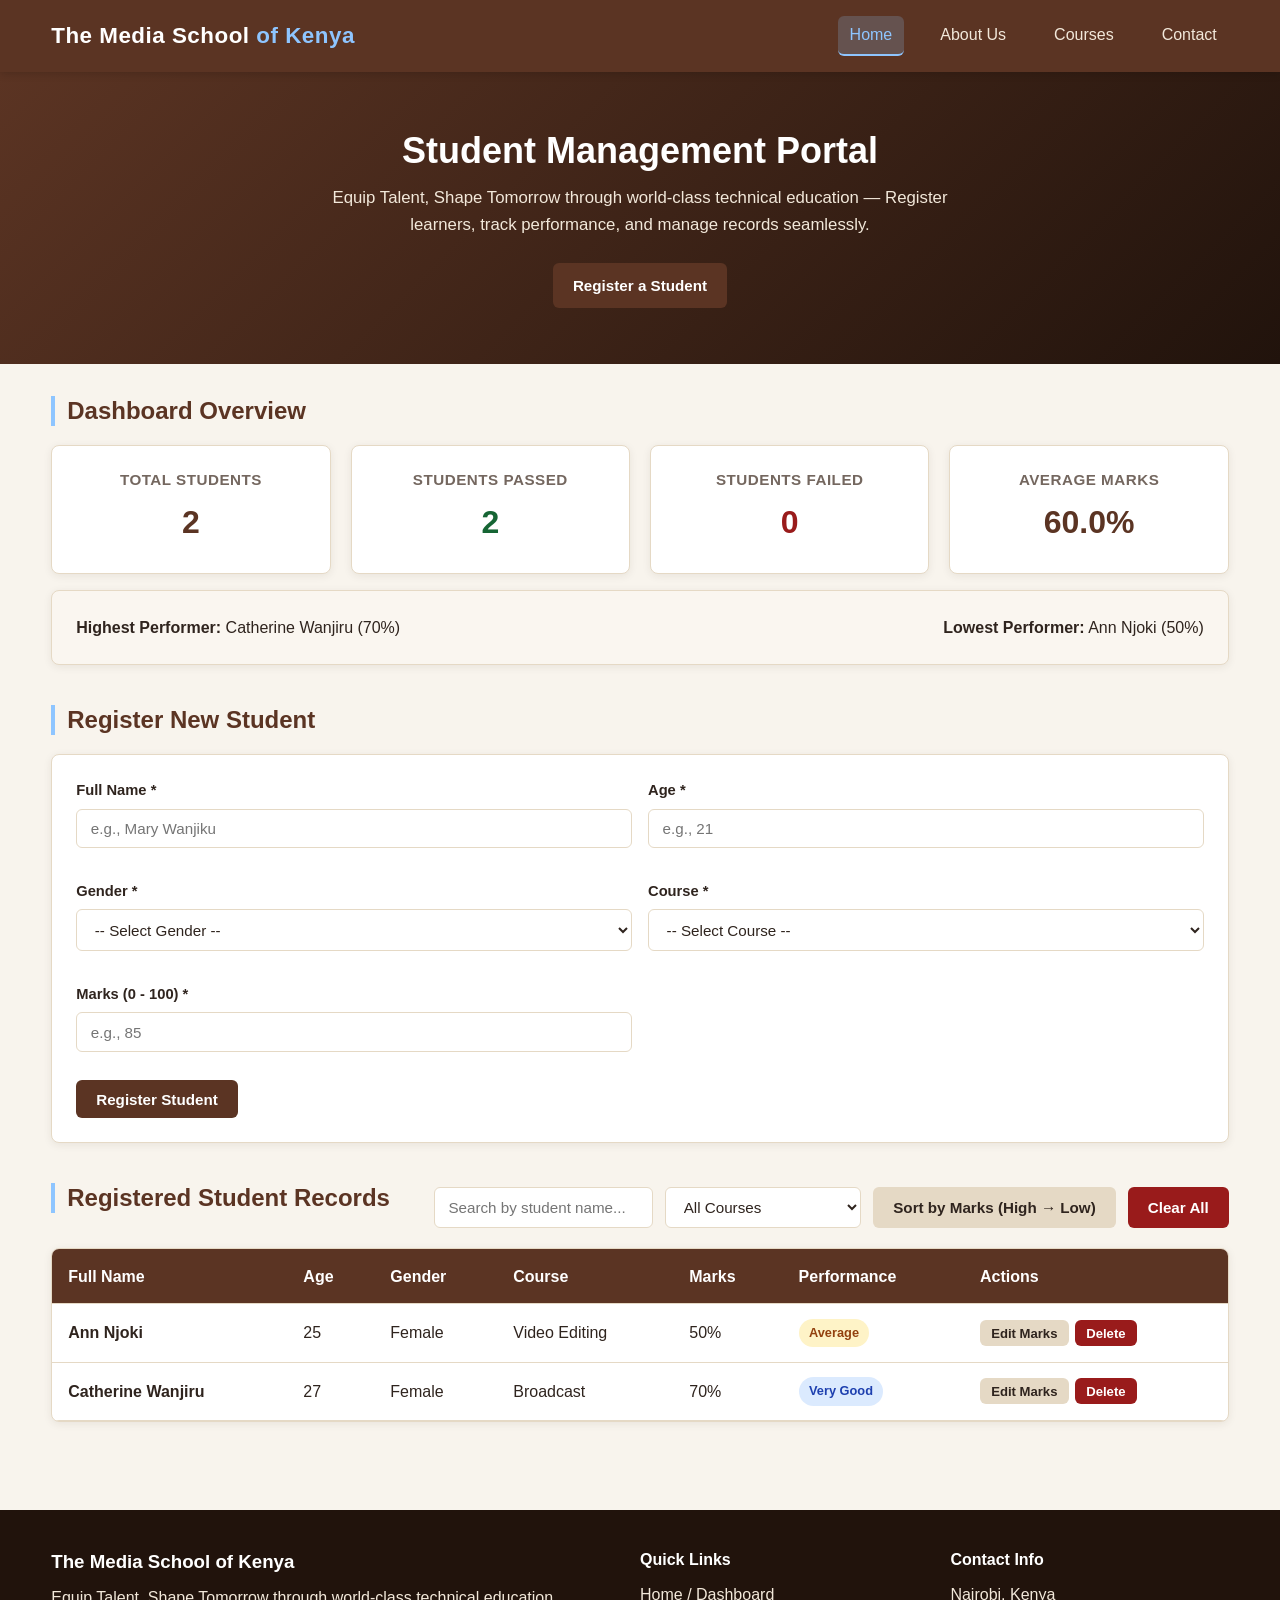
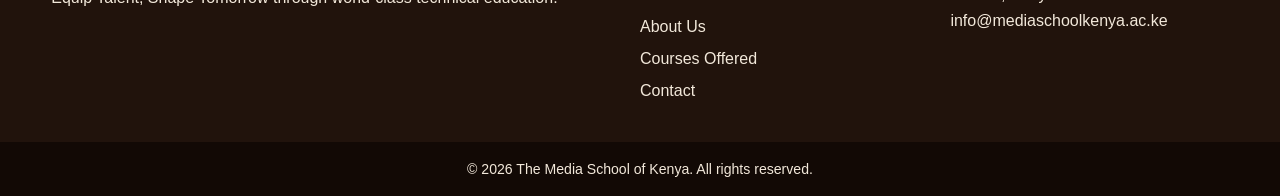
<file: index.html>
<!DOCTYPE html>
<html lang="en">
<head>
  <meta charset="UTF-8" />
  <meta name="viewport" content="width=device-width, initial-scale=1.0" />
  <title>The Media School of Kenya | Student Management Dashboard</title>
  <link rel="stylesheet" href="style.css" />
</head>
<body>
  <!-- Shared Navigation Header -->
  <header class="site-header">
    <div class="container nav-container">
      <a href="index.html" class="logo">The Media School <span>of Kenya</span></a>
      <button class="menu-toggle" id="menuToggle" aria-label="Toggle navigation">&#9776;</button>
      <nav class="nav-links" id="navLinks">
        <a href="index.html" class="active">Home</a>
        <a href="about.html">About Us</a>
        <a href="courses.html">Courses</a>
        <a href="contact.html">Contact</a>
      </nav>
    </div>
  </header>

  <!-- Hero Section -->
  <section class="hero">
    <div class="container">
      <h1>Student Management Portal</h1>
      <p>Equip Talent, Shape Tomorrow through world-class technical education — Register learners, track performance, and manage records seamlessly.</p>
      <a href="#registerSection" class="btn btn-primary">Register a Student</a>
    </div>
  </section>

  <main class="container main-content">
    <!-- Section 1: Dashboard Statistics -->
    <section class="section">
      <h2 class="section-title">Dashboard Overview</h2>
      <div class="stats-grid">
        <div class="card stat-card">
          <h3>Total Students</h3>
          <p class="stat-number" id="totalStudents">0</p>
        </div>
        <div class="card stat-card">
          <h3>Students Passed</h3>
          <p class="stat-number text-success" id="passedStudents">0</p>
        </div>
        <div class="card stat-card">
          <h3>Students Failed</h3>
          <p class="stat-number text-danger" id="failedStudents">0</p>
        </div>
        <div class="card stat-card">
          <h3>Average Marks</h3>
          <p class="stat-number" id="averageMarks">0%</p>
        </div>
      </div>

      <!-- Performance Summary (Bonus: Highest & Lowest Scorers) -->
      <div class="summary-bar card">
        <div>
          <strong>Highest Performer:</strong> <span id="highestStudent">N/A</span>
        </div>
        <div>
          <strong>Lowest Performer:</strong> <span id="lowestStudent">N/A</span>
        </div>
      </div>
    </section>

    <!-- Section 2: Student Registration Form -->
    <section class="section" id="registerSection">
      <h2 class="section-title">Register New Student</h2>
      <div class="card form-card">
        <form id="studentForm" novalidate>
          <div class="form-grid">
            <div class="form-group">
              <label for="studentName">Full Name *</label>
              <input type="text" id="studentName" placeholder="e.g., Mary Wanjiku" required />
            </div>

            <div class="form-group">
              <label for="studentAge">Age *</label>
              <input type="number" id="studentAge" placeholder="e.g., 21" min="15" max="100" required />
            </div>

            <div class="form-group">
              <label for="studentGender">Gender *</label>
              <select id="studentGender" required>
                <option value="">-- Select Gender --</option>
                <option value="Female">Female</option>
                <option value="Male">Male</option>
                <option value="Other">Other</option>
              </select>
            </div>

            <div class="form-group">
              <label for="studentCourse">Course *</label>
              <select id="studentCourse" required>
                <option value="">-- Select Course --</option>
                <option value="Broadcast">Broadcast</option>
                <option value="Web Design">Web Design</option>
                <option value="Video Editing">Video Editing</option>
                <option value="Print Journalism">Print Journalism</option>
                <option value="Engineering">Engineering</option>
                <option value="Media Technology">Media Technology</option>
                <option value="Mass Communication">Mass Communication</option>
              </select>
            </div>

            <div class="form-group">
              <label for="studentMarks">Marks (0 - 100) *</label>
              <input type="number" id="studentMarks" placeholder="e.g., 85" min="0" max="100" required />
            </div>
          </div>

          <div id="formMessage" class="feedback-msg"></div>
          <button type="submit" class="btn btn-primary">Register Student</button>
        </form>
      </div>
    </section>

    <!-- Section 3 & 4: Search, Filter, Sort & Student Records Table -->
    <section class="section">
      <div class="records-header">
        <h2 class="section-title">Registered Student Records</h2>
        <div class="controls-bar">
          <input type="text" id="searchInput" placeholder="Search by student name..." />
          <select id="courseFilter">
            <option value="All">All Courses</option>
            <option value="Broadcast">Broadcast</option>
            <option value="Web Design">Web Design</option>
            <option value="Video Editing">Video Editing</option>
            <option value="Print Journalism">Print Journalism</option>
            <option value="Engineering">Engineering</option>
            <option value="Media Technology">Media Technology</option>
            <option value="Mass Communication">Mass Communication</option>
          </select>
          <button type="button" id="sortMarksBtn" class="btn btn-secondary">Sort by Marks (High &rarr; Low)</button>
          <button type="button" id="clearAllBtn" class="btn btn-danger">Clear All</button>
        </div>
      </div>

      <div class="card table-container">
        <table id="studentTable">
          <thead>
            <tr>
              <th>Full Name</th>
              <th>Age</th>
              <th>Gender</th>
              <th>Course</th>
              <th>Marks</th>
              <th>Performance</th>
              <th>Actions</th>
            </tr>
          </thead>
          <tbody id="studentTableBody">
            <!-- Populated dynamically by JavaScript -->
          </tbody>
        </table>
        <p id="noRecordsMessage" class="empty-msg hidden">No matching student records found.</p>
      </div>
    </section>
  </main>

  <!-- Shared Footer -->
  <footer class="site-footer">
    <div class="container footer-grid">
      <div>
        <h3>The Media School of Kenya</h3>
        <p>Equip Talent, Shape Tomorrow through world-class technical education.</p>
      </div>
      <div>
        <h4>Quick Links</h4>
        <ul>
          <li><a href="index.html">Home / Dashboard</a></li>
          <li><a href="about.html">About Us</a></li>
          <li><a href="courses.html">Courses Offered</a></li>
          <li><a href="contact.html">Contact</a></li>
        </ul>
      </div>
      <div>
        <h4>Contact Info</h4>
        <p>Nairobi, Kenya</p>
        <p>info@mediaschoolkenya.ac.ke</p>
      </div>
    </div>
    <div class="footer-bottom">
      <p>&copy; 2026 The Media School of Kenya. All rights reserved.</p>
    </div>
  </footer>

  <script src="script.js"></script>
</body>
</html>
</file>
<file: style.css>
:root {
  --bg-color: #f8f4ed;
  --surface-color: #ffffff;
  --text-main: #2f241e;
  --text-muted: #74675f;
  --primary-color: #5b3423;
  --primary-hover: #452719;
  --accent-color: #8ec5ff;
  --border-color: #e5d9c5;
  --success-text: #166534;
  --success-bg: #dcfce7;
  --danger-text: #991b1b;
  --danger-bg: #fee2e2;
  --info-text: #1e40af;
  --info-bg: #dbeafe;
  --warning-text: #92400e;
  --warning-bg: #fef3c7;
  --radius: 8px;
  --shadow: 0 2px 8px rgba(47, 36, 30, 0.08);
  --transition: 0.2s ease;
}

* {
  box-sizing: border-box;
  margin: 0;
  padding: 0;
}

body {
  font-family: "Segoe UI", Tahoma, Geneva, Verdana, sans-serif;
  background-color: var(--bg-color);
  color: var(--text-main);
  line-height: 1.6;
  display: flex;
  flex-direction: column;
  min-height: 100vh;
}

h1, h2, h3, h4 {
  color: var(--primary-color);
  line-height: 1.25;
  margin-bottom: 0.5rem;
}

a {
  text-decoration: none;
  color: inherit;
}

.container {
  width: 92%;
  max-width: 1180px;
  margin: 0 auto;
}

.main-content {
  flex: 1;
  padding: 2rem 0 3rem;
}

.section {
  margin-bottom: 2.5rem;
}

.section-title {
  font-size: 1.5rem;
  margin-bottom: 1.2rem;
  border-left: 4px solid var(--accent-color);
  padding-left: 0.75rem;
}

/* =========================================
   2. Header & Responsive Navigation
   ========================================= */
.site-header {
  background-color: var(--primary-color);
  color: #ffffff;
  position: sticky;
  top: 0;
  z-index: 1000;
  box-shadow: 0 2px 8px rgba(0, 0, 0, 0.15);
}

.nav-container {
  display: flex;
  justify-content: space-between;
  align-items: center;
  padding: 1rem 0;
}

.logo {
  font-size: 1.4rem;
  font-weight: 700;
  letter-spacing: 0.5px;
  color: #ffffff;
}

.logo span {
  color: var(--accent-color);
}

.nav-links {
  display: flex;
  gap: 1.5rem;
}

.nav-links a {
  color: #F2E8DA;
  font-weight: 500;
  padding: 0.4rem 0.75rem;
  border-radius: 6px;
  transition: var(--transition);
}

.nav-links a:hover,
.nav-links a.active {
  background-color: rgba(142, 197, 255, 0.2);
  color: var(--accent-color);
}

.nav-links a.active {
  border-bottom: 2px solid var(--accent-color);
}

.menu-toggle {
  display: none;
  background: none;
  border: 1px solid rgba(242, 232, 218, 0.4);
  color: #ffffff;
  font-size: 1.5rem;
  padding: 0.25rem 0.6rem;
  border-radius: 6px;
  cursor: pointer;
}

/* =========================================
   3. Hero & Page Banners
   ========================================= */
.hero, .page-banner {
  background: linear-gradient(135deg, var(--primary-color), #21130c);
  color: #ffffff;
  padding: 3.5rem 0;
  text-align: center;
}

.hero h1, .page-banner h1 {
  color: #ffffff;
  font-size: 2.25rem;
  margin-bottom: 0.75rem;
}

.hero p, .page-banner p {
  max-width: 650px;
  margin: 0 auto 1.5rem;
  color: #F2E8DA;
  font-size: 1.05rem;
}

/* =========================================
   4. Cards & Grid Layouts
   ========================================= */
.card {
  background-color: var(--surface-color);
  border: 1px solid var(--border-color);
  border-radius: var(--radius);
  padding: 1.5rem;
  box-shadow: var(--shadow);
  transition: var(--transition);
}

.card:hover {
  transform: translateY(-2px);
}

.stats-grid {
  display: grid;
  grid-template-columns: repeat(4, 1fr);
  gap: 1.25rem;
}

.stat-card {
  text-align: center;
}

.stat-card h3 {
  font-size: 0.95rem;
  color: var(--text-muted);
  text-transform: uppercase;
  letter-spacing: 0.5px;
}

.stat-number {
  font-size: 2rem;
  font-weight: 700;
  color: var(--primary-color);
  margin-top: 0.35rem;
}

.text-success { color: var(--success-text); }
.text-danger { color: var(--danger-text); }

.summary-bar {
  margin-top: 1rem;
  display: flex;
  justify-content: space-between;
  flex-wrap: wrap;
  gap: 1rem;
  background-color: #faf6f0;
  border-color: var(--border-color);
}

.two-col-grid {
  display: grid;
  grid-template-columns: repeat(2, 1fr);
  gap: 1.5rem;
}

.three-col-grid, .courses-grid {
  display: grid;
  grid-template-columns: repeat(3, 1fr);
  gap: 1.5rem;
}

/* =========================================
   5. Forms & Buttons
   ========================================= */
.form-grid {
  display: grid;
  grid-template-columns: repeat(2, 1fr);
  gap: 1rem;
}

.form-group {
  margin-bottom: 1rem;
}

.form-group label {
  display: block;
  font-weight: 600;
  margin-bottom: 0.35rem;
  font-size: 0.92rem;
}

input, select, textarea {
  width: 100%;
  padding: 0.65rem 0.85rem;
  border: 1px solid var(--border-color);
  border-radius: 6px;
  font-size: 0.95rem;
  font-family: inherit;
  background-color: #ffffff;
  color: var(--text-main);
  transition: var(--transition);
}

input:focus, select:focus, textarea:focus {
  outline: none;
  border-color: var(--accent-color);
  box-shadow: 0 0 0 3px rgba(142, 197, 255, 0.35);
}

.btn {
  display: inline-block;
  padding: 0.65rem 1.25rem;
  border: none;
  border-radius: 6px;
  font-size: 0.95rem;
  font-weight: 600;
  cursor: pointer;
  transition: var(--transition);
  text-align: center;
}

.btn-primary {
  background-color: var(--primary-color);
  color: #ffffff;
}

.btn-primary:hover {
  background-color: var(--primary-hover);
}

.btn-secondary {
  background-color: #e5d9c5;
  color: var(--text-main);
}

.btn-secondary:hover {
  background-color: #d3c4ad;
}

.btn-danger {
  background-color: var(--danger-text);
  color: #ffffff;
}

.btn-danger:hover {
  background-color: #7f1d1d;
}

.btn-sm {
  padding: 0.35rem 0.7rem;
  font-size: 0.82rem;
}

.btn-block {
  display: block;
  width: 100%;
  margin-top: 1rem;
}

.feedback-msg {
  margin: 0.75rem 0;
  font-weight: 600;
  font-size: 0.92rem;
}

.feedback-error {
  color: var(--danger-text);
  background-color: var(--danger-bg);
  padding: 0.6rem 0.85rem;
  border-radius: 6px;
}

.feedback-success {
  color: var(--success-text);
  background-color: var(--success-bg);
  padding: 0.6rem 0.85rem;
  border-radius: 6px;
}

/* =========================================
   6. Student Records Table & Controls
   ========================================= */
.records-header {
  display: flex;
  justify-content: space-between;
  align-items: center;
  flex-wrap: wrap;
  gap: 1rem;
  margin-bottom: 1rem;
}

.controls-bar {
  display: flex;
  gap: 0.75rem;
  flex-wrap: wrap;
}

.controls-bar input,
.controls-bar select {
  width: auto;
  min-width: 190px;
}

.table-container {
  overflow-x: auto;
  padding: 0;
}

table {
  width: 100%;
  border-collapse: collapse;
  text-align: left;
}

thead {
  background-color: var(--primary-color);
  color: #ffffff;
}

th, td {
  padding: 0.9rem 1rem;
  border-bottom: 1px solid var(--border-color);
}

tbody tr:hover {
  background-color: #faf6f0;
}

.action-buttons {
  display: flex;
  gap: 0.4rem;
}

.empty-msg {
  text-align: center;
  padding: 2rem;
  color: var(--text-muted);
  font-weight: 500;
}

.hidden {
  display: none;
}

/* Performance Badges */
.badge {
  display: inline-block;
  padding: 0.25rem 0.65rem;
  border-radius: 999px;
  font-size: 0.8rem;
  font-weight: 700;
}

.perf-excellent { background-color: var(--success-bg); color: var(--success-text); }
.perf-very-good { background-color: var(--info-bg); color: var(--info-text); }
.perf-good      { background-color: #e0e7ff; color: #3730a3; }
.perf-average   { background-color: var(--warning-bg); color: var(--warning-text); }
.perf-failed    { background-color: var(--danger-bg); color: var(--danger-text); }

/* =========================================
   7. About, Courses & Contact Page Extras
   ========================================= */
.value-card, .team-card {
  text-align: center;
}

.avatar {
  width: 64px;
  height: 64px;
  border-radius: 50%;
  background-color: var(--primary-color);
  color: #ffffff;
  display: flex;
  align-items: center;
  justify-content: center;
  font-weight: 700;
  font-size: 1.25rem;
  margin: 0 auto 0.85rem;
}

.role {
  color: #7a5441;
  font-weight: 600;
  font-size: 0.9rem;
  margin-bottom: 0.5rem;
}

.course-card {
  display: flex;
  flex-direction: column;
  justify-content: space-between;
}

.course-card .badge {
  align-self: flex-start;
  margin-bottom: 0.75rem;
}

.level-beginner     { background-color: var(--success-bg); color: var(--success-text); }
.level-intermediate { background-color: var(--info-bg); color: var(--info-text); }
.level-advanced     { background-color: var(--warning-bg); color: var(--warning-text); }

.course-meta {
  list-style: none;
  margin-top: 1rem;
  padding-top: 0.75rem;
  border-top: 1px solid var(--border-color);
  font-size: 0.9rem;
}

.contact-info-column {
  display: flex;
  flex-direction: column;
  gap: 1.5rem;
}

.contact-info-column p {
  margin-bottom: 0.65rem;
}

.social-links {
  display: flex;
  flex-wrap: wrap;
  gap: 0.5rem;
  margin-top: 1rem;
}

.social-pill {
  background-color: #f3ebd9;
  color: var(--primary-color);
  padding: 0.4rem 0.85rem;
  border-radius: 999px;
  font-size: 0.85rem;
  font-weight: 600;
  transition: var(--transition);
}

.social-pill:hover {
  background-color: var(--accent-color);
  color: var(--primary-color);
}

.map-placeholder {
  background: linear-gradient(135deg, #e5d9c5, #d8c9b4);
  text-align: center;
  padding: 2.5rem 1.5rem;
  border: 2px dashed #b5a289;
}

.map-tag {
  display: inline-block;
  margin-top: 0.75rem;
  background-color: var(--primary-color);
  color: #ffffff;
  padding: 0.25rem 0.75rem;
  border-radius: 4px;
  font-size: 0.8rem;
}

/* =========================================
   8. Footer
   ========================================= */
.site-footer {
  background-color: #21130c;
  color: #F2E8DA;
  padding-top: 2.5rem;
  margin-top: auto;
}

.site-footer h3, .site-footer h4 {
  color: #ffffff;
  margin-bottom: 0.75rem;
}

.footer-grid {
  display: grid;
  grid-template-columns: 2fr 1fr 1fr;
  gap: 2rem;
  padding-bottom: 2rem;
}

.footer-grid ul {
  list-style: none;
}

.footer-grid li {
  margin-bottom: 0.4rem;
}

.footer-grid a:hover {
  color: var(--accent-color);
}

.footer-bottom {
  background-color: #120905;
  text-align: center;
  padding: 1rem 0;
  font-size: 0.88rem;
}

/* =========================================
   9. Responsive Media Queries
   ========================================= */
@media (max-width: 900px) {
  .stats-grid {
    grid-template-columns: repeat(2, 1fr);
  }

  .courses-grid, .three-col-grid {
    grid-template-columns: repeat(2, 1fr);
  }

  .footer-grid {
    grid-template-columns: 1fr 1fr;
  }
}

@media (max-width: 640px) {
  .menu-toggle {
    display: block;
  }

  .nav-links {
    display: none;
    flex-direction: column;
    position: absolute;
    top: 100%;
    left: 0;
    width: 100%;
    background-color: var(--primary-color);
    padding: 1rem 4%;
    border-top: 1px solid rgba(242, 232, 218, 0.2);
  }

  .nav-links.show {
    display: flex;
  }

  .stats-grid,
  .two-col-grid,
  .three-col-grid,
  .courses-grid,
  .form-grid,
  .footer-grid {
    grid-template-columns: 1fr;
  }

  .controls-bar input,
  .controls-bar select,
  .controls-bar button {
    width: 100%;
  }
}
</file>
